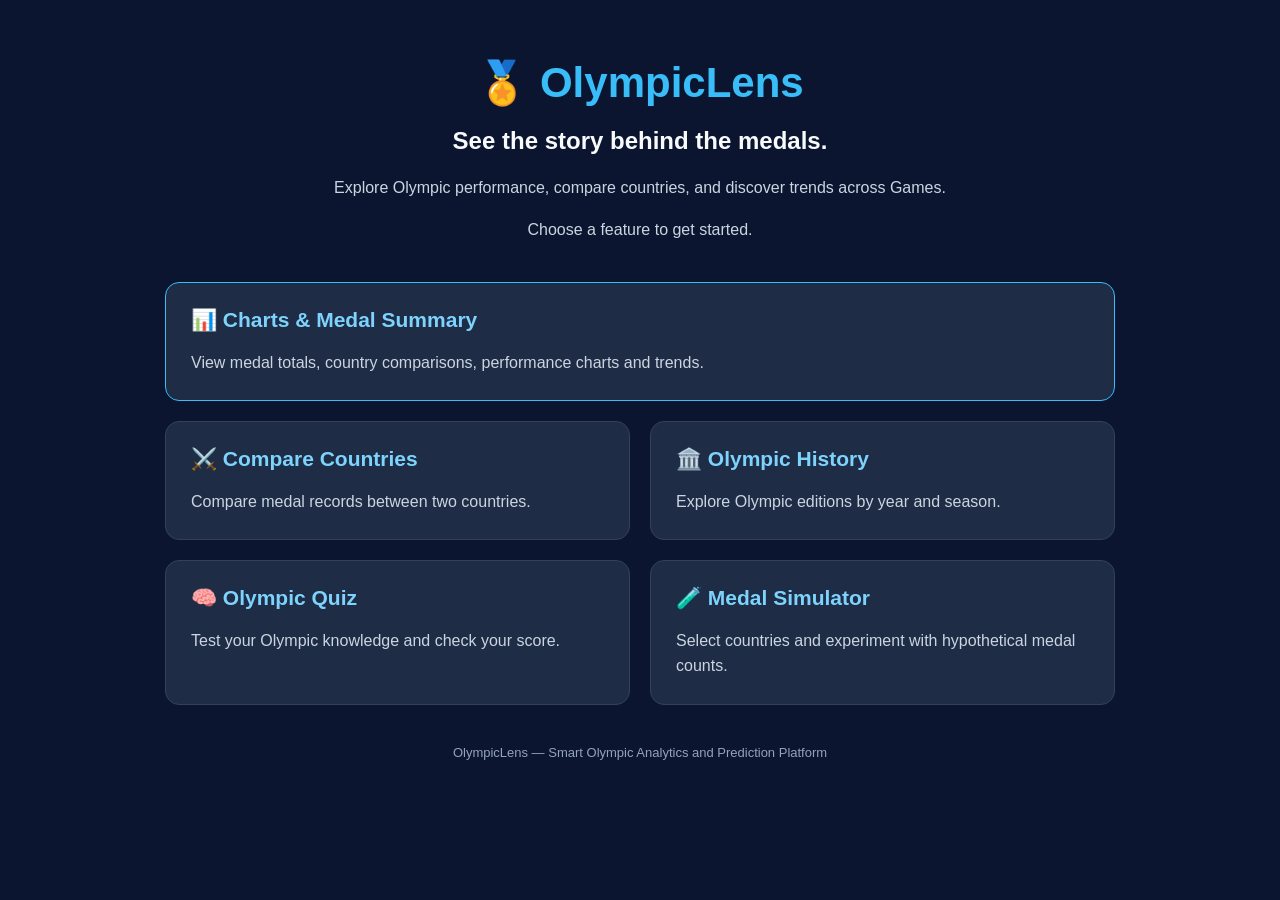
<file: index.html>
<!DOCTYPE html>
<html lang="en">
<head>
  <meta charset="UTF-8">
  <meta name="viewport" content="width=device-width, initial-scale=1.0">
  <title>OlympicLens | Home</title>

  <style>
    * { box-sizing: border-box; }

    body {
      margin: 0;
      padding: 30px 20px;
      font-family: Arial, sans-serif;
      background: #0b1530;
      color: #f8fafc;
    }

    header {
      text-align: center;
      margin: 25px auto 40px;
    }

    header h1 {
      color: #38bdf8;
      font-size: 42px;
      margin-bottom: 12px;
    }

    header p {
      color: #cbd5e1;
      line-height: 1.6;
    }

    .features {
      max-width: 950px;
      margin: auto;
      display: grid;
      grid-template-columns: repeat(2, minmax(0, 1fr));
      gap: 20px;
    }

    .feature {
      display: block;
      background: #1e2c46;
      padding: 25px;
      border-radius: 14px;
      color: #f8fafc;
      text-decoration: none;
      border: 1px solid #334155;
      transition: 0.2s;
    }

    .feature:hover {
      transform: translateY(-4px);
      border-color: #38bdf8;
      background: #263954;
    }

    .feature h2 {
      color: #7dd3fc;
      font-size: 21px;
      margin-top: 0;
    }

    .feature p {
      color: #cbd5e1;
      line-height: 1.6;
      margin-bottom: 0;
    }

    .main-feature {
      grid-column: 1 / -1;
      border-color: #38bdf8;
    }

    footer {
      text-align: center;
      color: #94a3b8;
      margin-top: 40px;
      font-size: 13px;
    }

    @media (max-width: 600px) {
      .features { grid-template-columns: 1fr; }
      .main-feature { grid-column: auto; }
      header h1 { font-size: 32px; }
    }
  </style>
</head>

<body>
  <header>
    <h1>🏅 OlympicLens</h1>
    <h2>See the story behind the medals.</h2>
    <p>Explore Olympic performance, compare countries, and discover trends across Games.</p>
    <p>Choose a feature to get started.</p>
  </header>

  <main class="features">

    <a class="feature main-feature" href="dashboard.html">
      <h2>📊 Charts & Medal Summary</h2>
      <p>View medal totals, country comparisons, performance charts and trends.</p>
    </a>

    <a class="feature" href="compare.html">
      <h2>⚔️ Compare Countries</h2>
      <p>Compare medal records between two countries.</p>
    </a>

    <a class="feature" href="timeline.html">
      <h2>🏛️ Olympic History</h2>
      <p>Explore Olympic editions by year and season.</p>
    </a>

    <a class="feature" href="quiz.html">
      <h2>🧠 Olympic Quiz</h2>
      <p>Test your Olympic knowledge and check your score.</p>
    </a>

    <a class="feature" href="simulator.html">
      <h2>🧪 Medal Simulator</h2>
      <p>Select countries and experiment with hypothetical medal counts.</p>
    </a>

  </main>

  <footer>
    OlympicLens — Smart Olympic Analytics and Prediction Platform
  </footer>
</body>
</html>
</file>
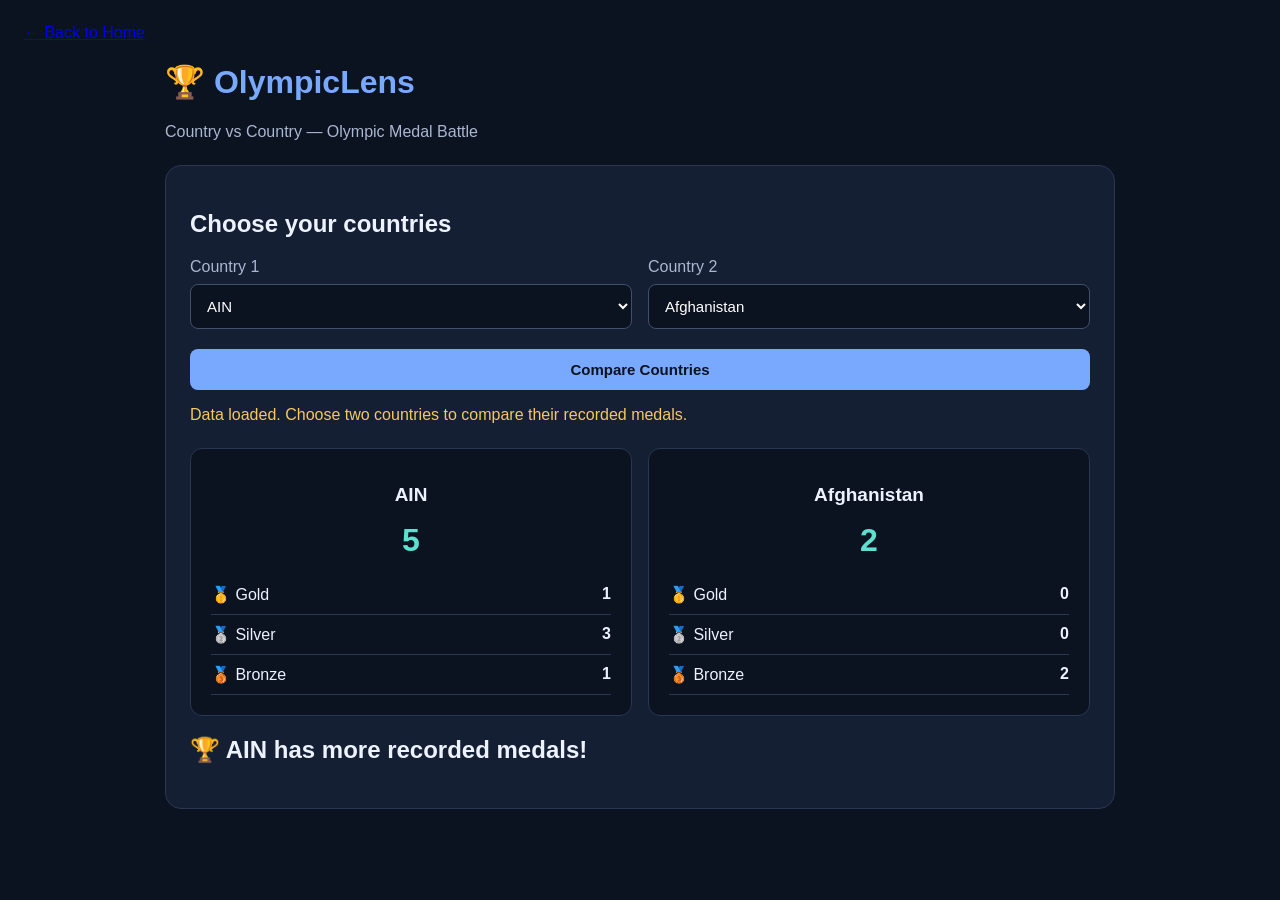
<file: compare.html>
<!DOCTYPE html>
<html lang="en">
<head>
  <meta charset="UTF-8">
  <meta name="viewport" content="width=device-width, initial-scale=1.0">
  <title>OlympicLens | Country Battle</title>
  <a href="index.html">← Back to Home</a>
  <style>
    * { box-sizing: border-box; }

    body {
      margin: 0;
      padding: 24px;
      font-family: Arial, sans-serif;
      background: #0b1220;
      color: #edf2ff;
    }

    .container {
      max-width: 950px;
      margin: auto;
    }

    h1 { color: #78a9ff; }

    .subtitle { color: #aab7d0; }

    .panel {
      background: #151f33;
      padding: 24px;
      border-radius: 16px;
      margin-top: 24px;
      border: 1px solid #293751;
    }

    .selectors {
      display: grid;
      grid-template-columns: 1fr 1fr;
      gap: 16px;
    }

    label {
      display: block;
      margin-bottom: 8px;
      color: #aab7d0;
    }

    select, button {
      width: 100%;
      padding: 12px;
      border-radius: 8px;
      border: 1px solid #40506c;
      font-size: 15px;
    }

    select {
      background: #0b1220;
      color: white;
    }

    button {
      margin-top: 20px;
      background: #78a9ff;
      color: #0b1220;
      font-weight: bold;
      cursor: pointer;
      border: none;
    }

    .results {
      display: grid;
      grid-template-columns: 1fr 1fr;
      gap: 16px;
      margin-top: 24px;
    }

    .country-card {
      background: #0b1220;
      border-radius: 12px;
      padding: 20px;
      text-align: center;
      border: 1px solid #293751;
      min-width: 0;
    }

    .country-card h2 {
      font-size: 19px;
      overflow-wrap: anywhere;
    }

    .medal {
      display: flex;
      justify-content: space-between;
      gap: 10px;
      padding: 10px 0;
      border-bottom: 1px solid #293751;
    }

    .total {
      font-size: 32px;
      font-weight: bold;
      color: #5ce1d0;
      margin: 16px 0;
    }

    .winner {
      color: #5ce1d0;
      font-weight: bold;
    }

    #message {
      color: #f6c85f;
      margin-top: 16px;
    }

    @media (max-width: 600px) {
      body { padding: 14px; }
      .selectors, .results { grid-template-columns: 1fr; }
    }
  </style>
</head>

<body>
  <main class="container">
    <h1>🏆 OlympicLens</h1>
    <p class="subtitle">Country vs Country — Olympic Medal Battle</p>

    <section class="panel">
      <h2>Choose your countries</h2>

      <div class="selectors">
        <div>
          <label for="countryA">Country 1</label>
          <select id="countryA"></select>
        </div>

        <div>
          <label for="countryB">Country 2</label>
          <select id="countryB"></select>
        </div>
      </div>

      <button id="compareBtn">Compare Countries</button>
      <p id="message">Loading Olympic data...</p>

      <div class="results">
        <div class="country-card">
          <h2 id="nameA">Country 1</h2>
          <div class="total" id="totalA">—</div>
          <div class="medal"><span>🥇 Gold</span><strong id="goldA">—</strong></div>
          <div class="medal"><span>🥈 Silver</span><strong id="silverA">—</strong></div>
          <div class="medal"><span>🥉 Bronze</span><strong id="bronzeA">—</strong></div>
        </div>

        <div class="country-card">
          <h2 id="nameB">Country 2</h2>
          <div class="total" id="totalB">—</div>
          <div class="medal"><span>🥇 Gold</span><strong id="goldB">—</strong></div>
          <div class="medal"><span>🥈 Silver</span><strong id="silverB">—</strong></div>
          <div class="medal"><span>🥉 Bronze</span><strong id="bronzeB">—</strong></div>
        </div>
      </div>

      <h2 id="winner" aria-live="polite"></h2>
    </section>
  </main>

  <script>
    let medalRecords = [];

    // Read CSV fields, including quoted values containing commas.
    function parseCSV(text) {
      const rows = [];
      let row = [];
      let field = "";
      let quoted = false;

      for (let i = 0; i < text.length; i++) {
        const ch = text[i];
        const next = text[i + 1];

        if (ch === '"' && quoted && next === '"') {
          field += '"';
          i++;
        } else if (ch === '"') {
          quoted = !quoted;
        } else if (ch === "," && !quoted) {
          row.push(field);
          field = "";
        } else if ((ch === "\n" || ch === "\r") && !quoted) {
          if (ch === "\r" && next === "\n") i++;
          row.push(field);
          if (row.some(v => v.trim() !== "")) rows.push(row);
          row = [];
          field = "";
        } else {
          field += ch;
        }
      }

      if (field.length || row.length) {
        row.push(field);
        rows.push(row);
      }

      const headers = (rows.shift() || []).map(
        h => h.trim().replace(/^\uFEFF/, "")
      );

      return rows.map(values =>
        Object.fromEntries(
          headers.map((h, i) => [h, (values[i] || "").trim()])
        )
      );
    }

    function medalKey(record) {
      return [
        record.year,
        record.season,
        record.country,
        record.medal.toLowerCase(),
        record.sport,
        record.event_name
      ].join("|");
    }

    function calculateMedals(country) {
      const totals = { gold: 0, silver: 0, bronze: 0 };
      const seen = new Set();

      medalRecords
        .filter(r => r.country === country)
        .forEach(r => {
          const medal = r.medal.toLowerCase();
          if (!Object.hasOwn(totals, medal)) return;

          // Reduce duplicate athlete rows for the same event medal.
          const key = medalKey(r);
          if (seen.has(key)) return;
          seen.add(key);
          totals[medal]++;
        });

      totals.total = totals.gold + totals.silver + totals.bronze;
      return totals;
    }

    function showCountry(country, suffix) {
      const totals = calculateMedals(country);

      document.getElementById("name" + suffix).textContent = country;
      document.getElementById("total" + suffix).textContent =
        totals.total.toLocaleString();

      ["gold", "silver", "bronze"].forEach(medal => {
        document.getElementById(medal + suffix).textContent =
          totals[medal].toLocaleString();
      });

      return totals;
    }

    function compareCountries() {
      const a = document.getElementById("countryA").value;
      const b = document.getElementById("countryB").value;

      const totalsA = showCountry(a, "A");
      const totalsB = showCountry(b, "B");
      const winner = document.getElementById("winner");

      if (a === b) {
        winner.textContent = "Choose two different countries to compare.";
      } else if (totalsA.total > totalsB.total) {
        winner.textContent = "🏆 " + a + " has more recorded medals!";
      } else if (totalsB.total > totalsA.total) {
        winner.textContent = "🏆 " + b + " has more recorded medals!";
      } else {
        winner.textContent = "It's a tie in total recorded medals!";
      }
    }

    async function init() {
      const message = document.getElementById("message");

      try {
        const response = await fetch("data/all_olympic_medalists.csv");
        if (!response.ok) throw new Error("Could not load the CSV file.");

        medalRecords = parseCSV(await response.text()).filter(r =>
          r.country && r.year && r.season && r.medal &&
          ["gold", "silver", "bronze"].includes(r.medal.toLowerCase())
        );

        const countries = [
          ...new Set(medalRecords.map(r => r.country))
        ].sort();

        if (countries.length < 2) {
          throw new Error("The CSV does not contain enough countries.");
        }

        ["countryA", "countryB"].forEach((id, index) => {
          const select = document.getElementById(id);

          countries.forEach(country => {
            const option = document.createElement("option");
            option.value = country;
            option.textContent = country;
            select.appendChild(option);
          });

          select.value = countries[
            index === 0 ? 0 : Math.min(1, countries.length - 1)
          ];
        });

        message.textContent =
          "Data loaded. Choose two countries to compare their recorded medals.";

        document.getElementById("compareBtn")
          .addEventListener("click", compareCountries);

        compareCountries();
      } catch (error) {
        message.textContent =
          error.message + " Check the CSV filename and run with Live Server.";
      }
    }

    init();
  </script>
</body>
</html>
</file>
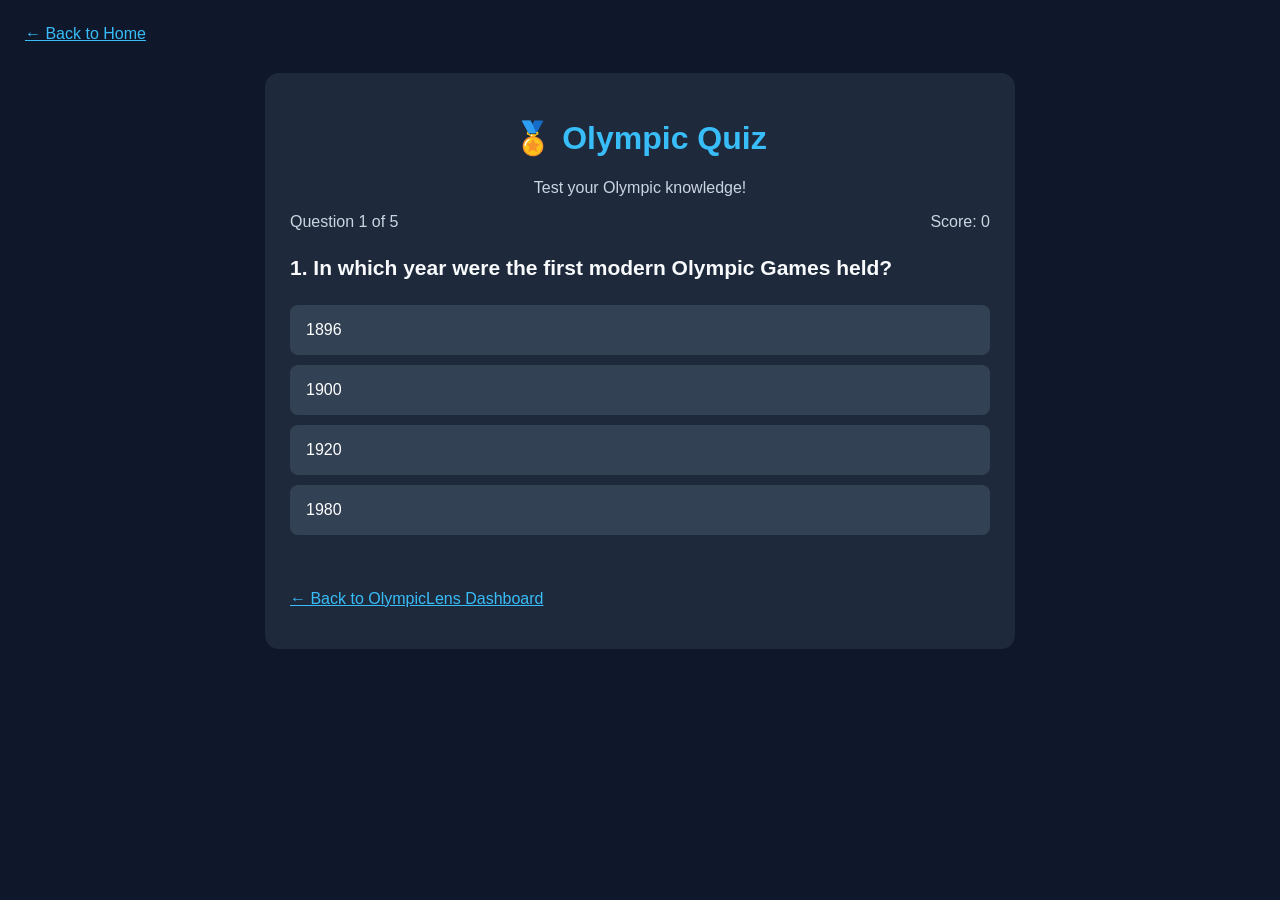
<file: quiz.html>
<!DOCTYPE html>
<html lang="en">
<head>
  <meta charset="UTF-8">
  <meta name="viewport" content="width=device-width, initial-scale=1.0">
  <title>OlympicLens | Olympic Quiz</title>
  <a href="index.html">← Back to Home</a>
  <style>
    body {
      margin: 0;
      padding: 25px;
      font-family: Arial, sans-serif;
      background: #0f172a;
      color: #f8fafc;
    }

    .container {
      max-width: 700px;
      margin: 30px auto;
      padding: 25px;
      background: #1e293b;
      border-radius: 14px;
    }

    h1 {
      text-align: center;
      color: #38bdf8;
    }

    .subtitle {
      text-align: center;
      color: #cbd5e1;
    }

    #question {
      font-size: 21px;
      margin: 25px 0;
    }

    .option {
      display: block;
      width: 100%;
      padding: 14px;
      margin: 10px 0;
      text-align: left;
      background: #334155;
      color: white;
      border: 2px solid transparent;
      border-radius: 8px;
      cursor: pointer;
      font-size: 16px;
    }

    .option:hover:not(:disabled) {
      border-color: #38bdf8;
    }

    .option:disabled {
      cursor: default;
      opacity: 0.9;
    }

    .correct {
      background: #166534;
    }

    .wrong {
      background: #991b1b;
    }

    .main-button {
      padding: 12px 20px;
      border: none;
      border-radius: 8px;
      background: #38bdf8;
      color: #0f172a;
      font-weight: bold;
      cursor: pointer;
      margin-top: 15px;
    }

    #feedback {
      min-height: 24px;
      margin-top: 15px;
      font-weight: bold;
    }

    .top {
      display: flex;
      justify-content: space-between;
      gap: 10px;
      flex-wrap: wrap;
      color: #cbd5e1;
    }

    a {
      color: #38bdf8;
    }

    .hidden {
      display: none;
    }
  </style>
</head>

<body>
  <div class="container">
    <h1>🏅 Olympic Quiz</h1>
    <p class="subtitle">Test your Olympic knowledge!</p>

    <div class="top">
      <span id="progress">Question 1 of 5</span>
      <span id="score">Score: 0</span>
    </div>

    <div id="quiz">
      <h2 id="question"></h2>
      <div id="options"></div>
      <p id="feedback" aria-live="polite"></p>
      <button id="nextButton" class="main-button hidden">Next Question</button>
    </div>

    <div id="result" class="hidden">
      <h2>Quiz Completed! 🎉</h2>
      <p id="finalScore"></p>
      <button id="restartButton" class="main-button">Play Again</button>
    </div>

    <p><a href="index.html">← Back to OlympicLens Dashboard</a></p>
  </div>

  <script>
    const questions = [
      {
        question: "1. In which year were the first modern Olympic Games held?",
        options: ["1896", "1900", "1920", "1980"],
        answer: 0
      },
      {
        question: "2. Which city hosted the 2024 Summer Olympics?",
        options: ["Tokyo", "Paris", "London", "Sydney"],
        answer: 1
      },
      {
        question: "3. How often are the Summer Olympics normally held?",
        options: ["Every 2 years", "Every 3 years", "Every 4 years", "Every 5 years"],
        answer: 2
      },
      {
        question: "4. What do the five Olympic rings represent?",
        options: [
          "Five sports",
          "Five continents traditionally represented by the Olympic symbol",
          "Five Olympic medals",
          "Five host cities"
        ],
        answer: 1
      },
      {
        question: "5. Which medal is awarded for first place?",
        options: ["Silver", "Bronze", "Copper", "Gold"],
        answer: 3
      }
    ];

    let currentQuestion = 0;
    let score = 0;
    let answered = false;

    const questionEl = document.getElementById("question");
    const optionsEl = document.getElementById("options");
    const feedbackEl = document.getElementById("feedback");
    const nextButton = document.getElementById("nextButton");

    function showQuestion() {
      answered = false;
      const q = questions[currentQuestion];

      document.getElementById("progress").textContent =
        `Question ${currentQuestion + 1} of ${questions.length}`;

      document.getElementById("score").textContent = `Score: ${score}`;
      questionEl.textContent = q.question;
      optionsEl.innerHTML = "";
      feedbackEl.textContent = "";
      nextButton.classList.add("hidden");

      q.options.forEach((option, index) => {
        const button = document.createElement("button");
        button.className = "option";
        button.textContent = option;
        button.addEventListener("click", () => selectAnswer(index, button));
        optionsEl.appendChild(button);
      });
    }

    function selectAnswer(index, selectedButton) {
      if (answered) return;
      answered = true;

      const correctIndex = questions[currentQuestion].answer;
      const buttons = optionsEl.querySelectorAll("button");

      buttons.forEach(button => button.disabled = true);
      buttons[correctIndex].classList.add("correct");

      if (index === correctIndex) {
        score++;
        feedbackEl.textContent = "Correct! 🎉";
      } else {
        selectedButton.classList.add("wrong");
        feedbackEl.textContent =
          "Not quite! The correct answer is " +
          questions[currentQuestion].options[correctIndex] + ".";
      }

      document.getElementById("score").textContent = `Score: ${score}`;
      nextButton.textContent =
        currentQuestion === questions.length - 1
          ? "See My Result"
          : "Next Question";

      nextButton.classList.remove("hidden");
    }

    nextButton.addEventListener("click", () => {
      currentQuestion++;

      if (currentQuestion < questions.length) {
        showQuestion();
      } else {
        document.getElementById("quiz").classList.add("hidden");
        document.getElementById("result").classList.remove("hidden");
        document.getElementById("finalScore").textContent =
          `You scored ${score} out of ${questions.length}!`;
      }
    });

    document.getElementById("restartButton").addEventListener("click", () => {
      currentQuestion = 0;
      score = 0;
      document.getElementById("quiz").classList.remove("hidden");
      document.getElementById("result").classList.add("hidden");
      showQuestion();
    });

    showQuestion();
  </script>
</body>
</html>
</file>
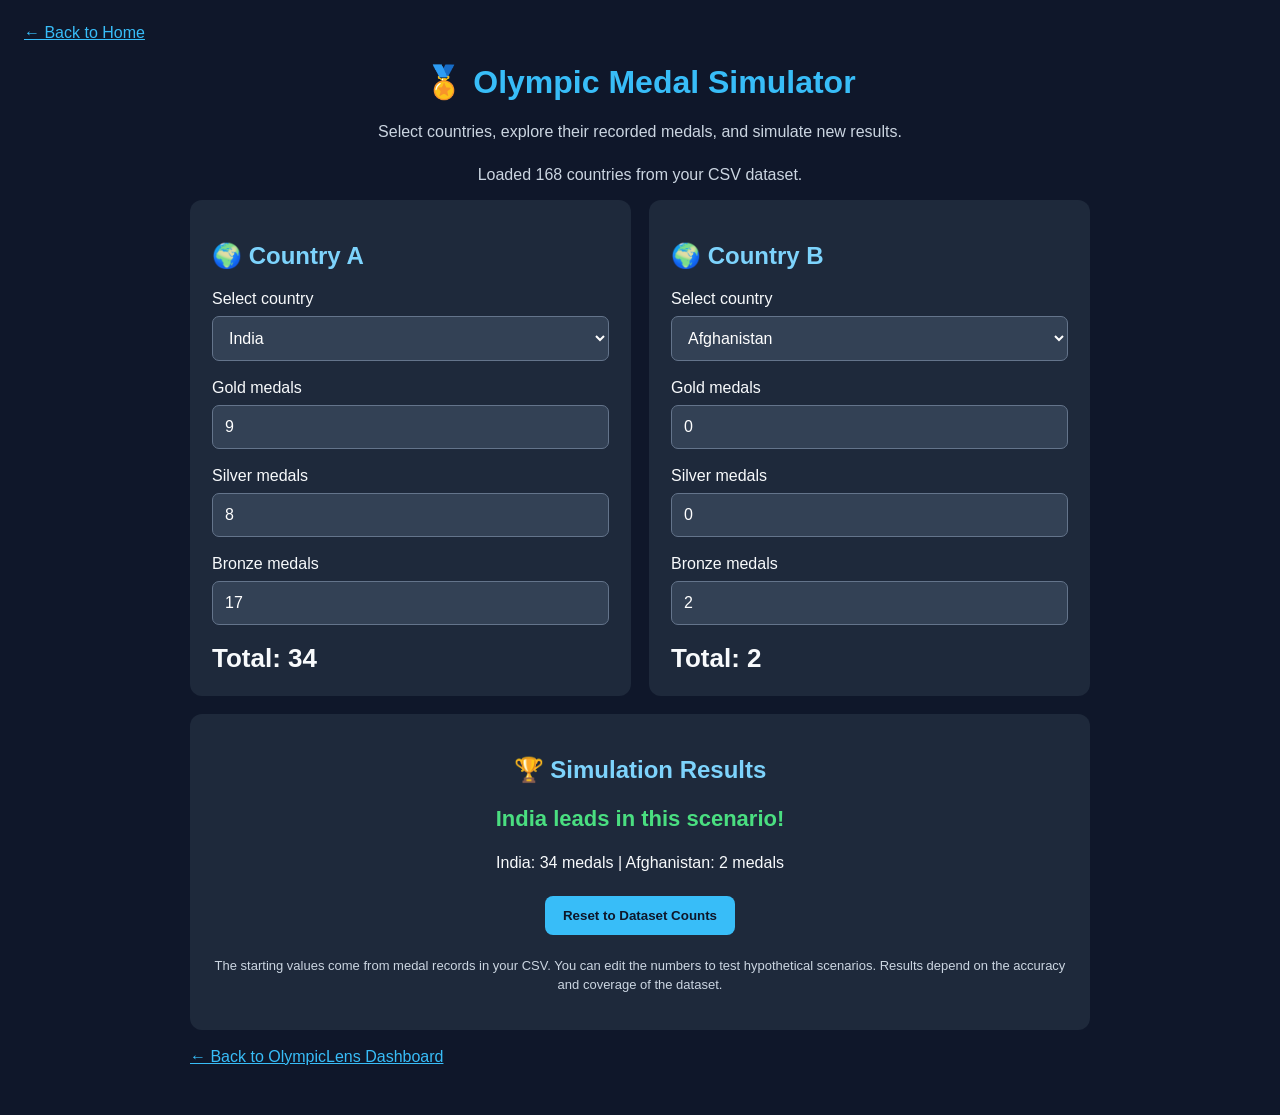
<file: simulator.html>
<!DOCTYPE html>
<html lang="en">
<head>
  <meta charset="UTF-8">
  <meta name="viewport" content="width=device-width, initial-scale=1.0">
  <title>OlympicLens | Medal Simulator</title>
  <a href="index.html">← Back to Home</a>
  <style>
    * { box-sizing: border-box; }

    body {
      margin: 0;
      padding: 24px;
      font-family: Arial, sans-serif;
      background: #0f172a;
      color: #f8fafc;
    }

    h1 {
      text-align: center;
      color: #38bdf8;
    }

    .intro {
      text-align: center;
      color: #cbd5e1;
    }

    .container {
      max-width: 900px;
      margin: 25px auto;
    }

    .countries {
      display: grid;
      grid-template-columns: repeat(2, minmax(0, 1fr));
      gap: 18px;
    }

    .panel, .results {
      padding: 22px;
      background: #1e293b;
      border-radius: 12px;
      margin-bottom: 18px;
      min-width: 0;
    }

    h2 { color: #7dd3fc; }

    label {
      display: block;
      margin: 18px 0 8px;
    }

    input, select {
      width: 100%;
      padding: 12px;
      background: #334155;
      border: 1px solid #64748b;
      border-radius: 7px;
      color: white;
      font-size: 16px;
    }

    .total {
      font-size: 26px;
      font-weight: bold;
      margin-top: 18px;
    }

    .results { text-align: center; }

    .winner {
      color: #4ade80;
      font-size: 22px;
      font-weight: bold;
    }

    button {
      padding: 12px 18px;
      border: none;
      border-radius: 8px;
      background: #38bdf8;
      color: #0f172a;
      font-weight: bold;
      cursor: pointer;
      margin: 8px 4px;
    }

    a { color: #38bdf8; }

    .note {
      color: #cbd5e1;
      font-size: 13px;
      line-height: 1.5;
    }

    @media (max-width: 600px) {
      .countries { grid-template-columns: 1fr; }
    }
  </style>
</head>

<body>
  <h1>🏅 Olympic Medal Simulator</h1>
  <p class="intro">
    Select countries, explore their recorded medals, and simulate new results.
  </p>

  <main class="container">
    <p id="status" class="intro">Loading countries from your dataset...</p>

    <div class="countries">
      <section class="panel">
        <h2>🌍 Country A</h2>

        <label for="countryA">Select country</label>
        <select id="countryA" disabled>
          <option>Loading countries...</option>
        </select>

        <label for="goldA">Gold medals</label>
        <input id="goldA" type="number" min="0" step="1" value="0" disabled>

        <label for="silverA">Silver medals</label>
        <input id="silverA" type="number" min="0" step="1" value="0" disabled>

        <label for="bronzeA">Bronze medals</label>
        <input id="bronzeA" type="number" min="0" step="1" value="0" disabled>

        <div class="total">Total: <span id="totalA">0</span></div>
      </section>

      <section class="panel">
        <h2>🌍 Country B</h2>

        <label for="countryB">Select country</label>
        <select id="countryB" disabled>
          <option>Loading countries...</option>
        </select>

        <label for="goldB">Gold medals</label>
        <input id="goldB" type="number" min="0" step="1" value="0" disabled>

        <label for="silverB">Silver medals</label>
        <input id="silverB" type="number" min="0" step="1" value="0" disabled>

        <label for="bronzeB">Bronze medals</label>
        <input id="bronzeB" type="number" min="0" step="1" value="0" disabled>

        <div class="total">Total: <span id="totalB">0</span></div>
      </section>
    </div>

    <section class="results">
      <h2>🏆 Simulation Results</h2>
      <p id="winner" class="winner" aria-live="polite">
        Select two countries to begin.
      </p>
      <p id="summary"></p>

      <button id="resetButton" disabled>Reset to Dataset Counts</button>

      <p class="note">
        The starting values come from medal records in your CSV.
        You can edit the numbers to test hypothetical scenarios.
        Results depend on the accuracy and coverage of the dataset.
      </p>
    </section>

    <p><a href="index.html">← Back to OlympicLens Dashboard</a></p>
  </main>

  <script>
    const $ = id => document.getElementById(id);

    let medalData = {};
    let countries = [];

    function parseCSV(text) {
      const rows = [];
      let row = [];
      let value = "";
      let quoted = false;

      for (let i = 0; i < text.length; i++) {
        const ch = text[i];

        if (ch === '"' && quoted && text[i + 1] === '"') {
          value += '"';
          i++;
        } else if (ch === '"') {
          quoted = !quoted;
        } else if (ch === "," && !quoted) {
          row.push(value.trim());
          value = "";
        } else if ((ch === "\n" || ch === "\r") && !quoted) {
          if (ch === "\r" && text[i + 1] === "\n") i++;
          row.push(value.trim());

          if (row.some(cell => cell !== "")) rows.push(row);

          row = [];
          value = "";
        } else {
          value += ch;
        }
      }

      if (value.length || row.length) {
        row.push(value.trim());
        if (row.some(cell => cell !== "")) rows.push(row);
      }

      return rows;
    }

    function addCountryOptions() {
      for (const id of ["countryA", "countryB"]) {
        const select = $(id);
        select.innerHTML = "";

        countries.forEach(country => {
          const option = document.createElement("option");
          option.value = country;
          option.textContent = country;
          select.appendChild(option);
        });
      }

      if (countries.length > 1) {
        $("countryA").value = countries.includes("India")
          ? "India" : countries[0];

        $("countryB").value = countries.includes("USA")
          ? "USA" : countries.find(c => c !== $("countryA").value);
      }

      for (const id of [
        "countryA", "countryB",
        "goldA", "silverA", "bronzeA",
        "goldB", "silverB", "bronzeB"
      ]) {
        $(id).disabled = false;
      }

      $("resetButton").disabled = false;
    }

    function loadCountryCounts(country, suffix) {
      const data = medalData[country] || {
        gold: 0, silver: 0, bronze: 0
      };

      $("gold" + suffix).value = data.gold;
      $("silver" + suffix).value = data.silver;
      $("bronze" + suffix).value = data.bronze;

      simulate();
    }

    function getCount(id) {
      const input = $(id);
      const value = input.valueAsNumber;

      if (input.value.trim() === "" || !Number.isFinite(value)) {
        return 0;
      }

      return Math.max(0, Math.min(1000000, Math.floor(value)));
    }

    function simulate() {
      const nameA = $("countryA").value || "Country A";
      const nameB = $("countryB").value || "Country B";

      const a = getCount("goldA") +
                getCount("silverA") +
                getCount("bronzeA");

      const b = getCount("goldB") +
                getCount("silverB") +
                getCount("bronzeB");

      $("totalA").textContent = a.toLocaleString();
      $("totalB").textContent = b.toLocaleString();

      if (nameA === nameB) {
        $("winner").textContent = "Choose two different countries.";
      } else if (a > b) {
        $("winner").textContent = nameA + " leads in this scenario!";
      } else if (b > a) {
        $("winner").textContent = nameB + " leads in this scenario!";
      } else {
        $("winner").textContent = "It's a tie in total medals!";
      }

      $("summary").textContent =
        `${nameA}: ${a.toLocaleString()} medals | ` +
        `${nameB}: ${b.toLocaleString()} medals`;
    }

    function resetCounts() {
      loadCountryCounts($("countryA").value, "A");
      loadCountryCounts($("countryB").value, "B");
    }

    async function init() {
      try {
        const response = await fetch("data/all_olympic_medalists.csv");

        if (!response.ok) {
          throw new Error(
            "CSV not found. Check that data/all_olympic_medalists.csv exists."
          );
        }

        const text = await response.text();
        const rows = parseCSV(text);

        if (rows.length < 2) {
          throw new Error("The CSV file is empty or has no data rows.");
        }

        const headers = rows[0].map(h =>
          h.replace(/^\uFEFF/, "").trim().toLowerCase()
        );

        const countryIndex = headers.indexOf("country");
        const medalIndex = headers.indexOf("medal");

        if (countryIndex < 0 || medalIndex < 0) {
          throw new Error("CSV needs columns named country and medal.");
        }

        // Count medal records by country and medal type.
        // Duplicate rows are excluded using all available event identifiers.
        const seen = new Set();

        for (const row of rows.slice(1)) {
          const country = (row[countryIndex] || "").trim();
          const medal = (row[medalIndex] || "").trim().toLowerCase();

          if (!country || !["gold", "silver", "bronze"].includes(medal)) {
            continue;
          }

          const get = name => {
            const index = headers.indexOf(name);
            return index < 0 ? "" : (row[index] || "").trim();
          };

          const keyParts = [
            get("year"),
            get("season"),
            country,
            medal,
            get("sport"),
            get("event_name")
          ];

          const key = keyParts.join("|");

          if (seen.has(key)) continue;
          seen.add(key);

          if (!medalData[country]) {
            medalData[country] = { gold: 0, silver: 0, bronze: 0 };
          }

          medalData[country][medal]++;
        }

        countries = Object.keys(medalData).sort((a, b) =>
          a.localeCompare(b)
        );

        if (countries.length < 2) {
          throw new Error("The dataset needs at least two countries with medal records.");
        }

        addCountryOptions();

        $("countryA").addEventListener("change", () =>
          loadCountryCounts($("countryA").value, "A")
        );

        $("countryB").addEventListener("change", () =>
          loadCountryCounts($("countryB").value, "B")
        );

        for (const id of [
          "goldA", "silverA", "bronzeA",
          "goldB", "silverB", "bronzeB"
        ]) {
          $(id).addEventListener("input", simulate);
        }

        $("resetButton").addEventListener("click", resetCounts);

        $("status").textContent =
          `Loaded ${countries.length} countries from your CSV dataset.`;

        resetCounts();

      } catch (error) {
        $("status").textContent = error.message;
      }
    }

    init();
  </script>
</body>
</html>
</file>
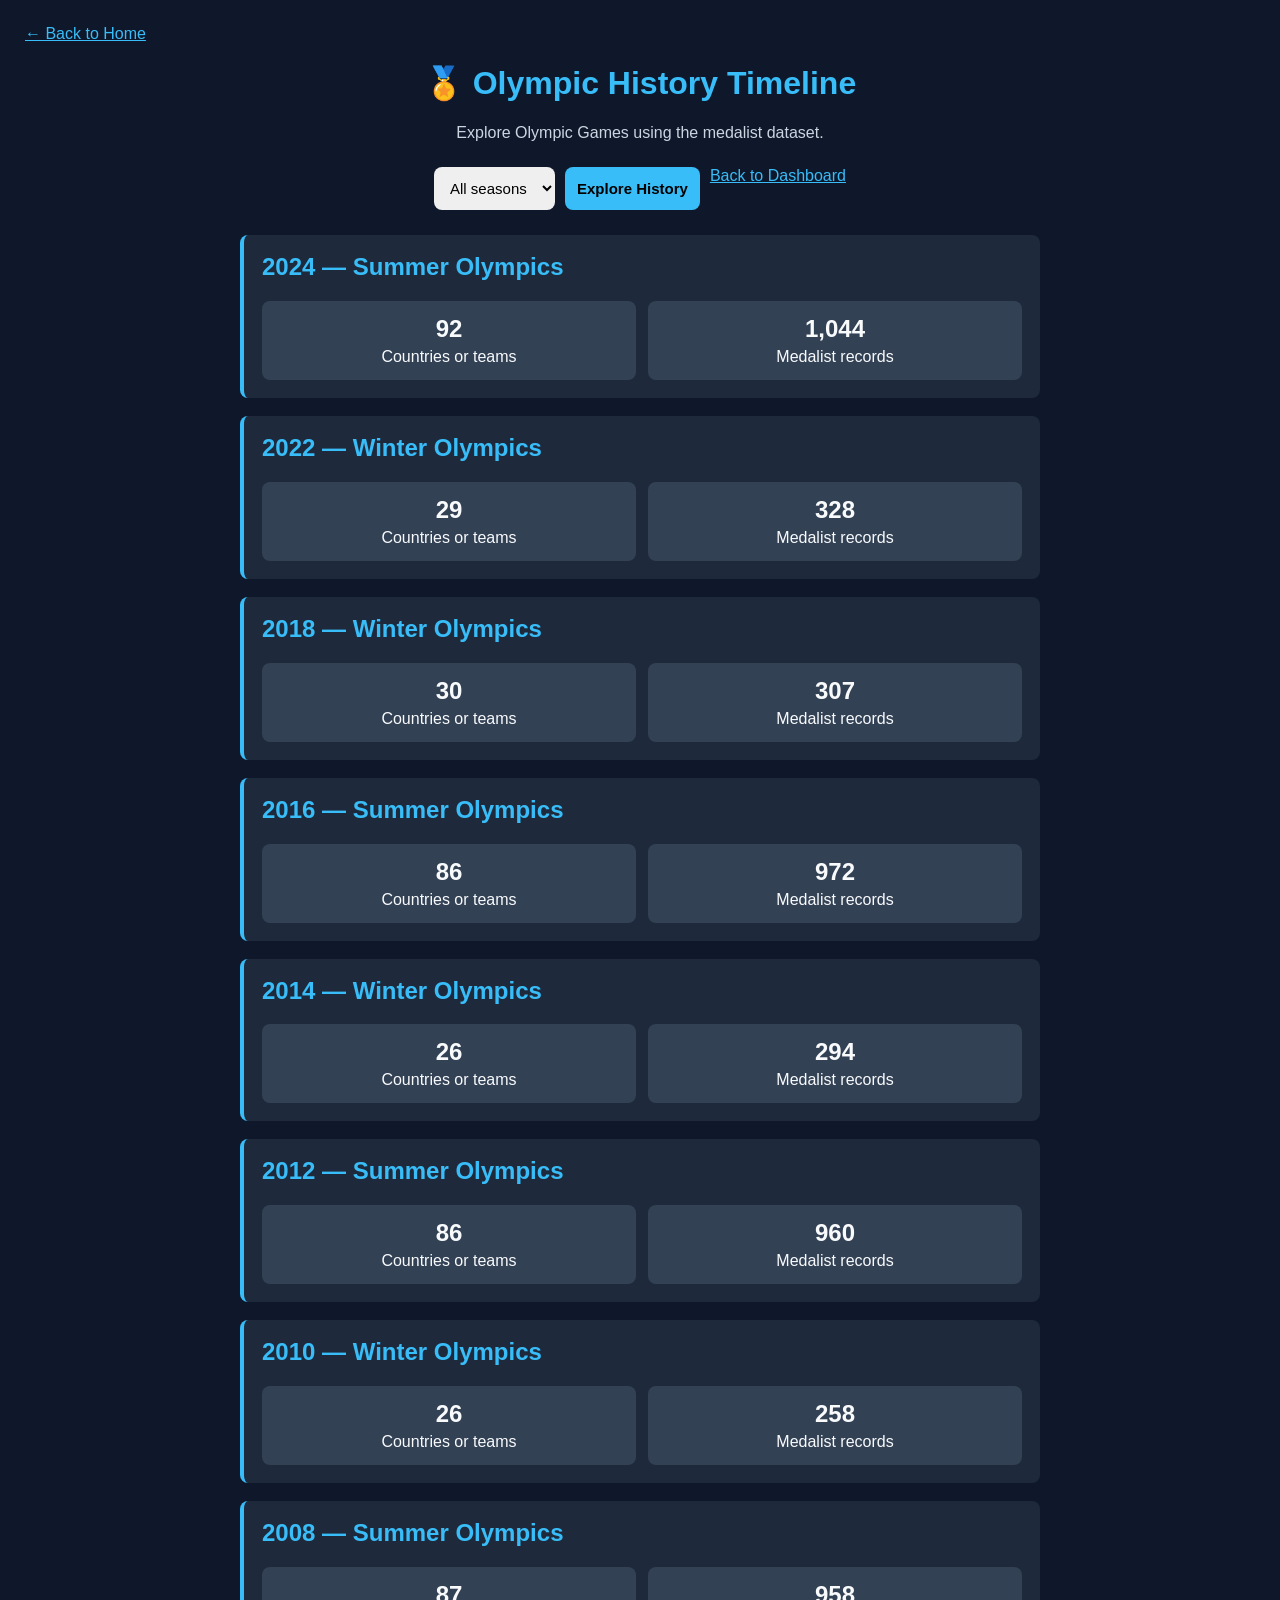
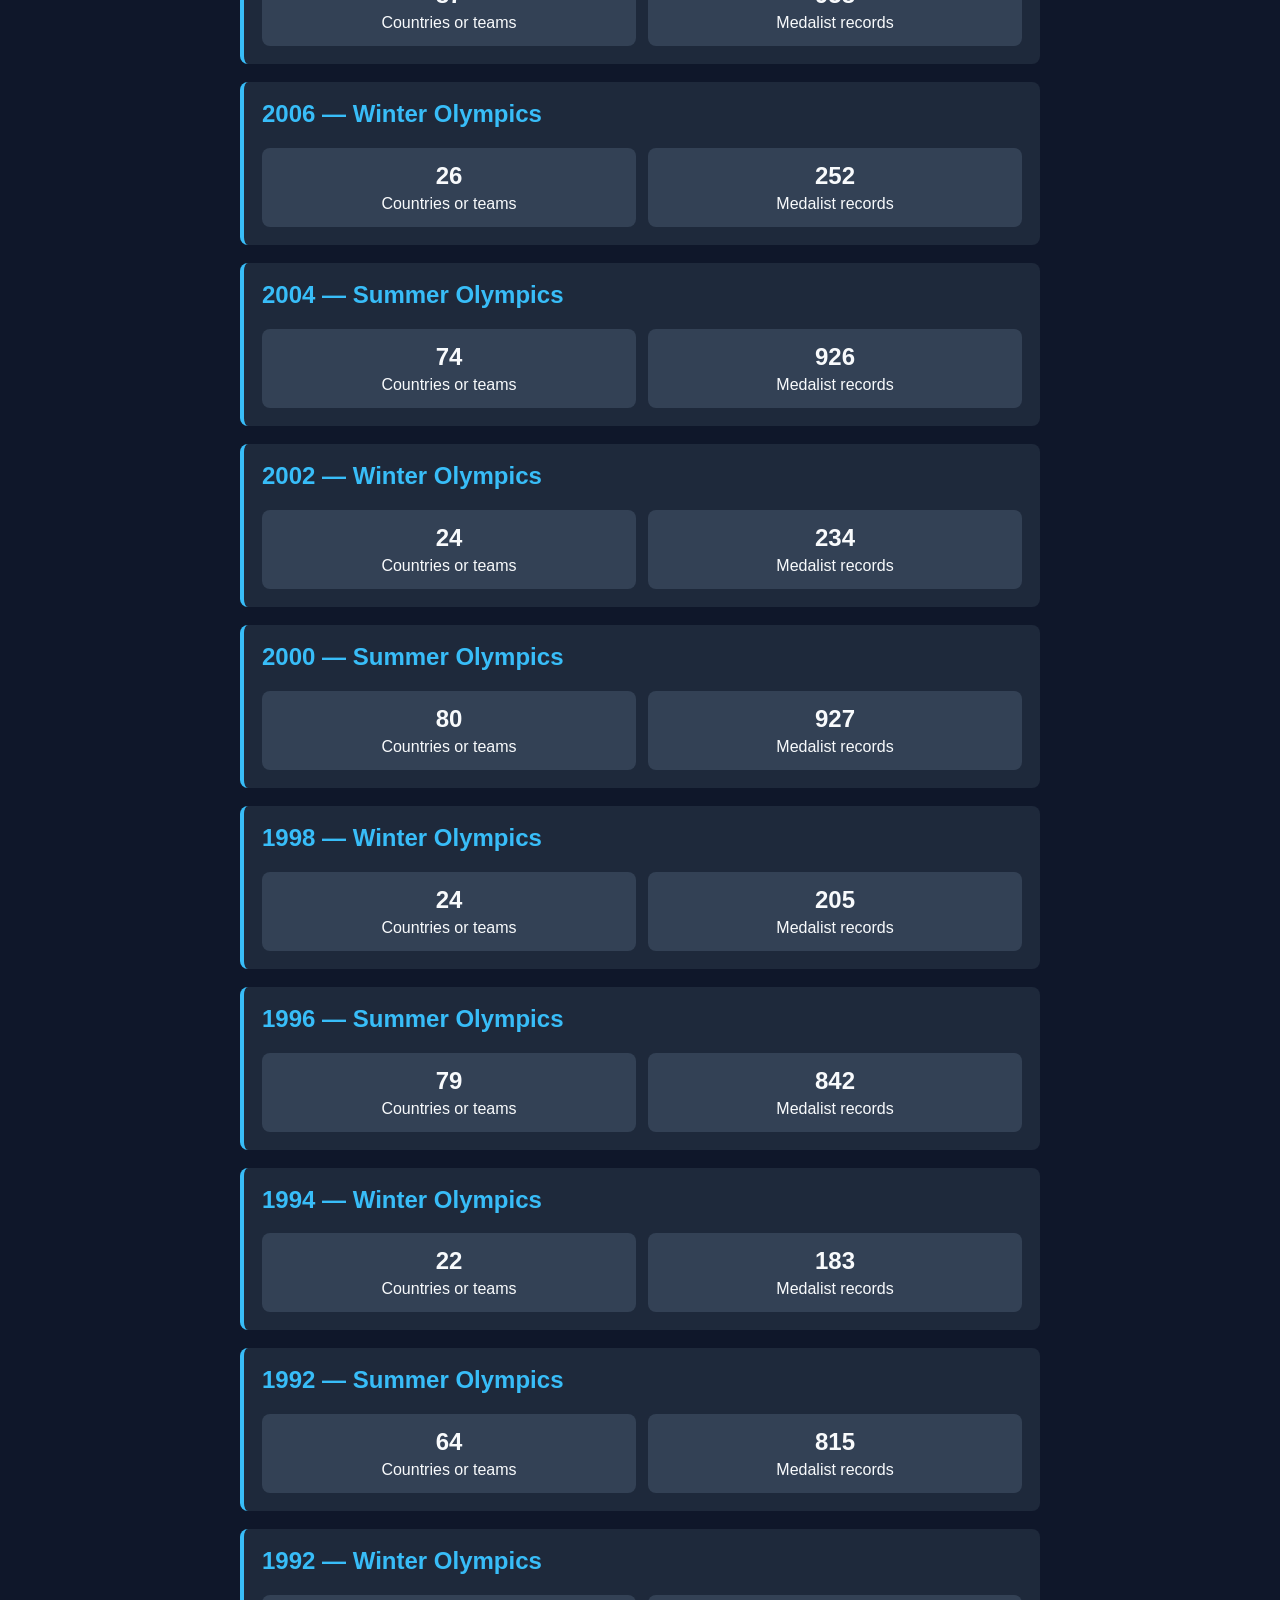
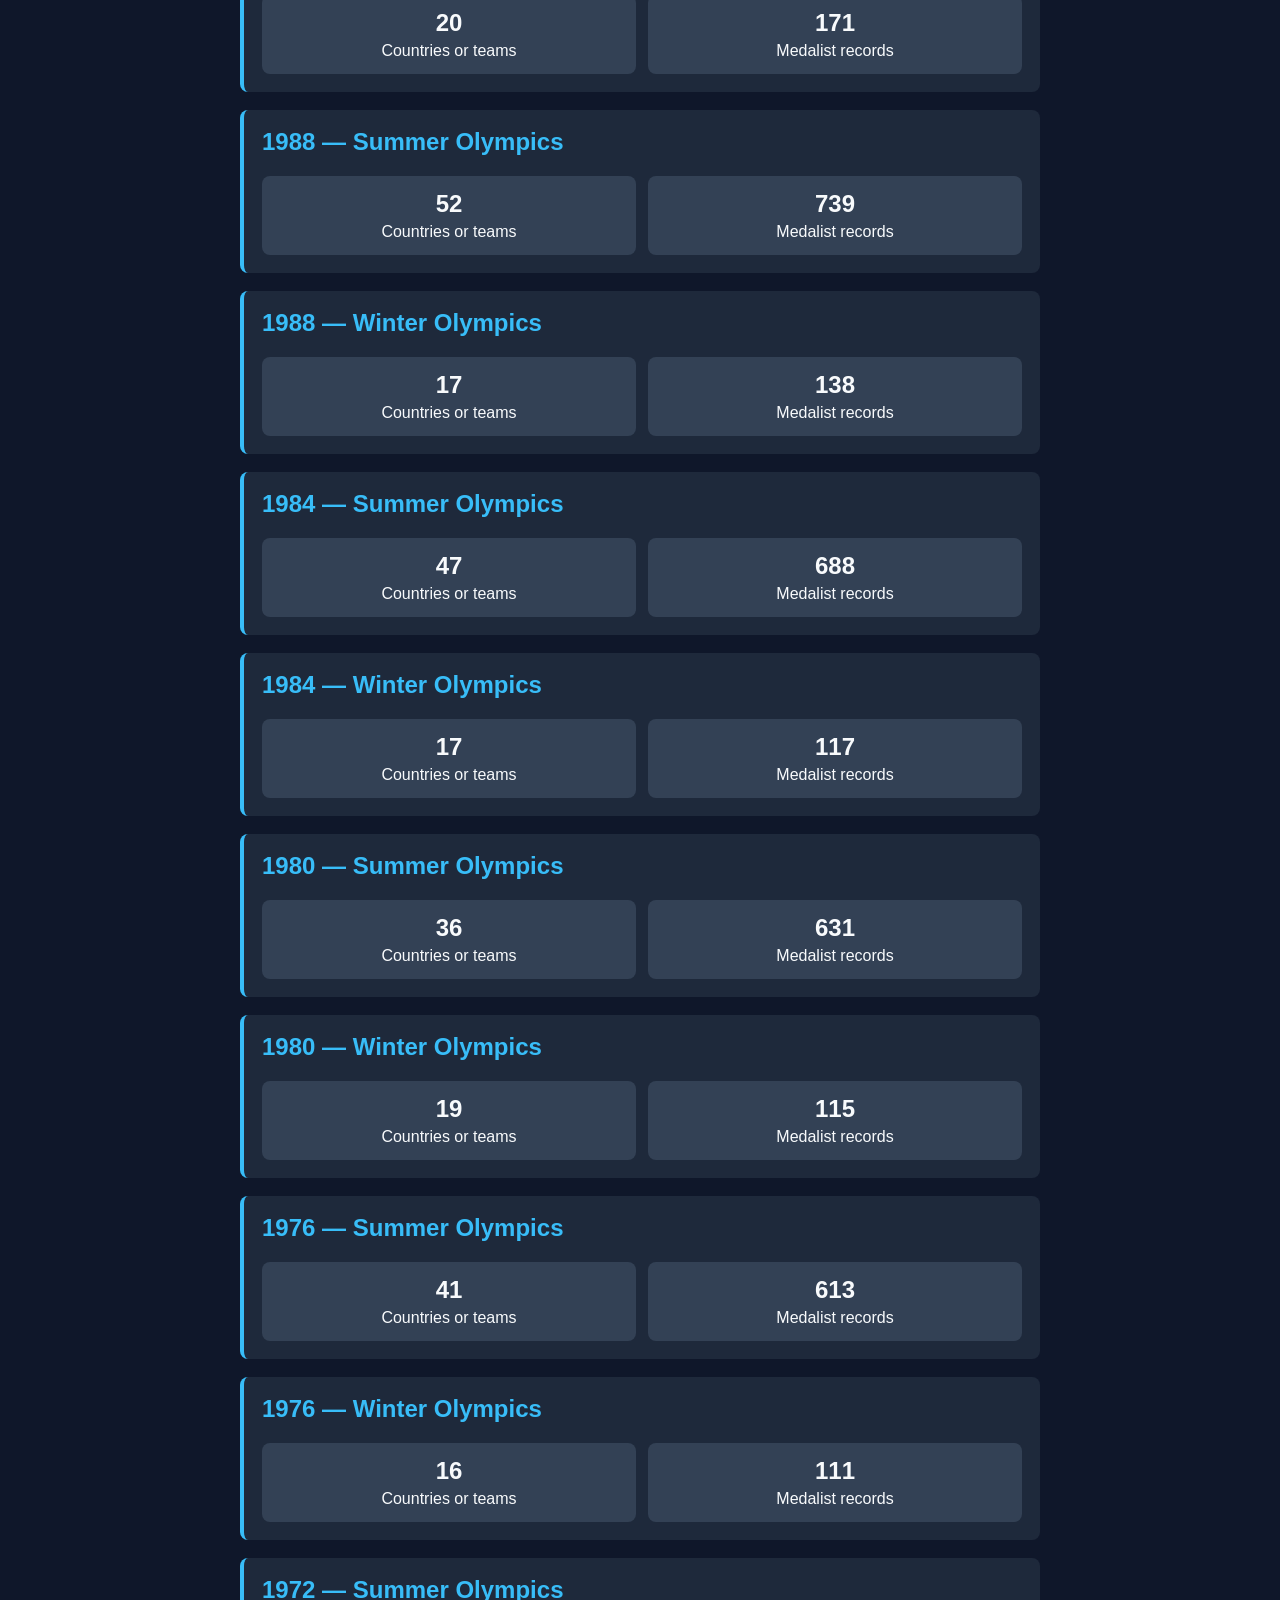
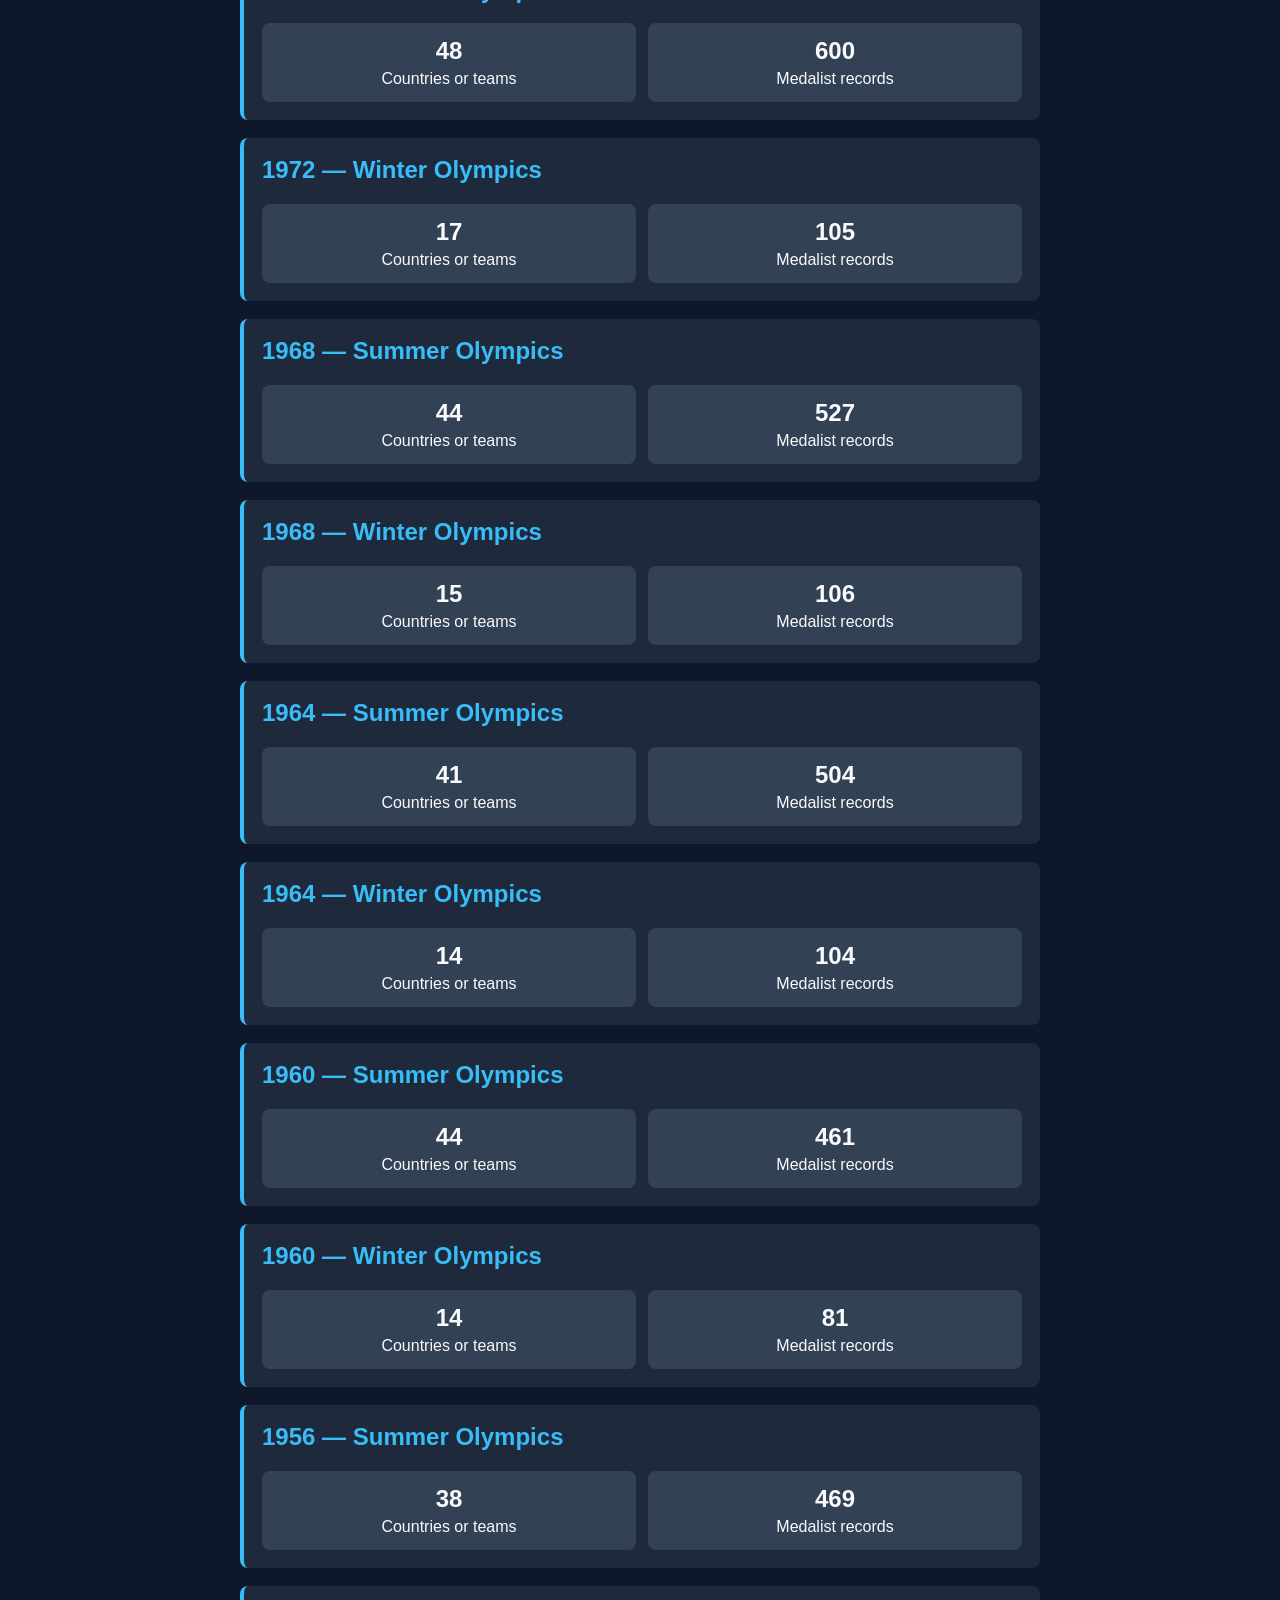
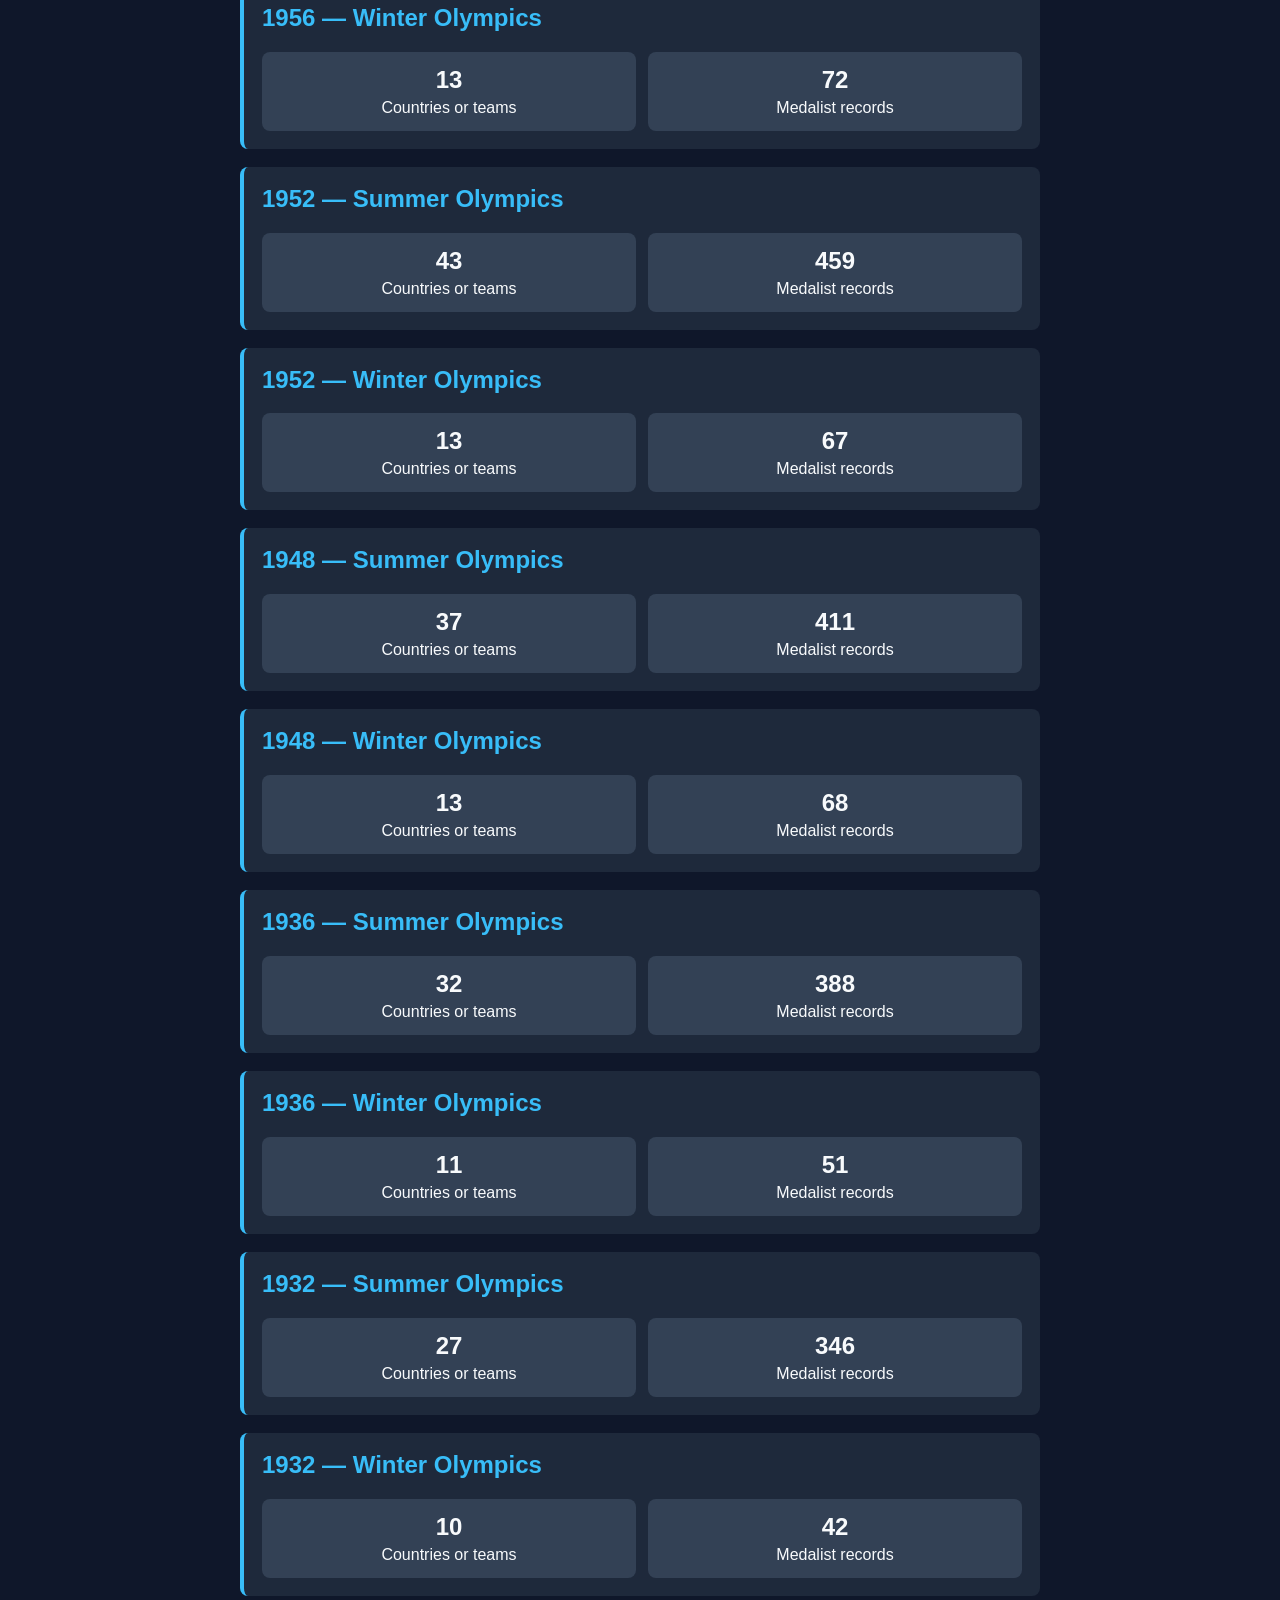
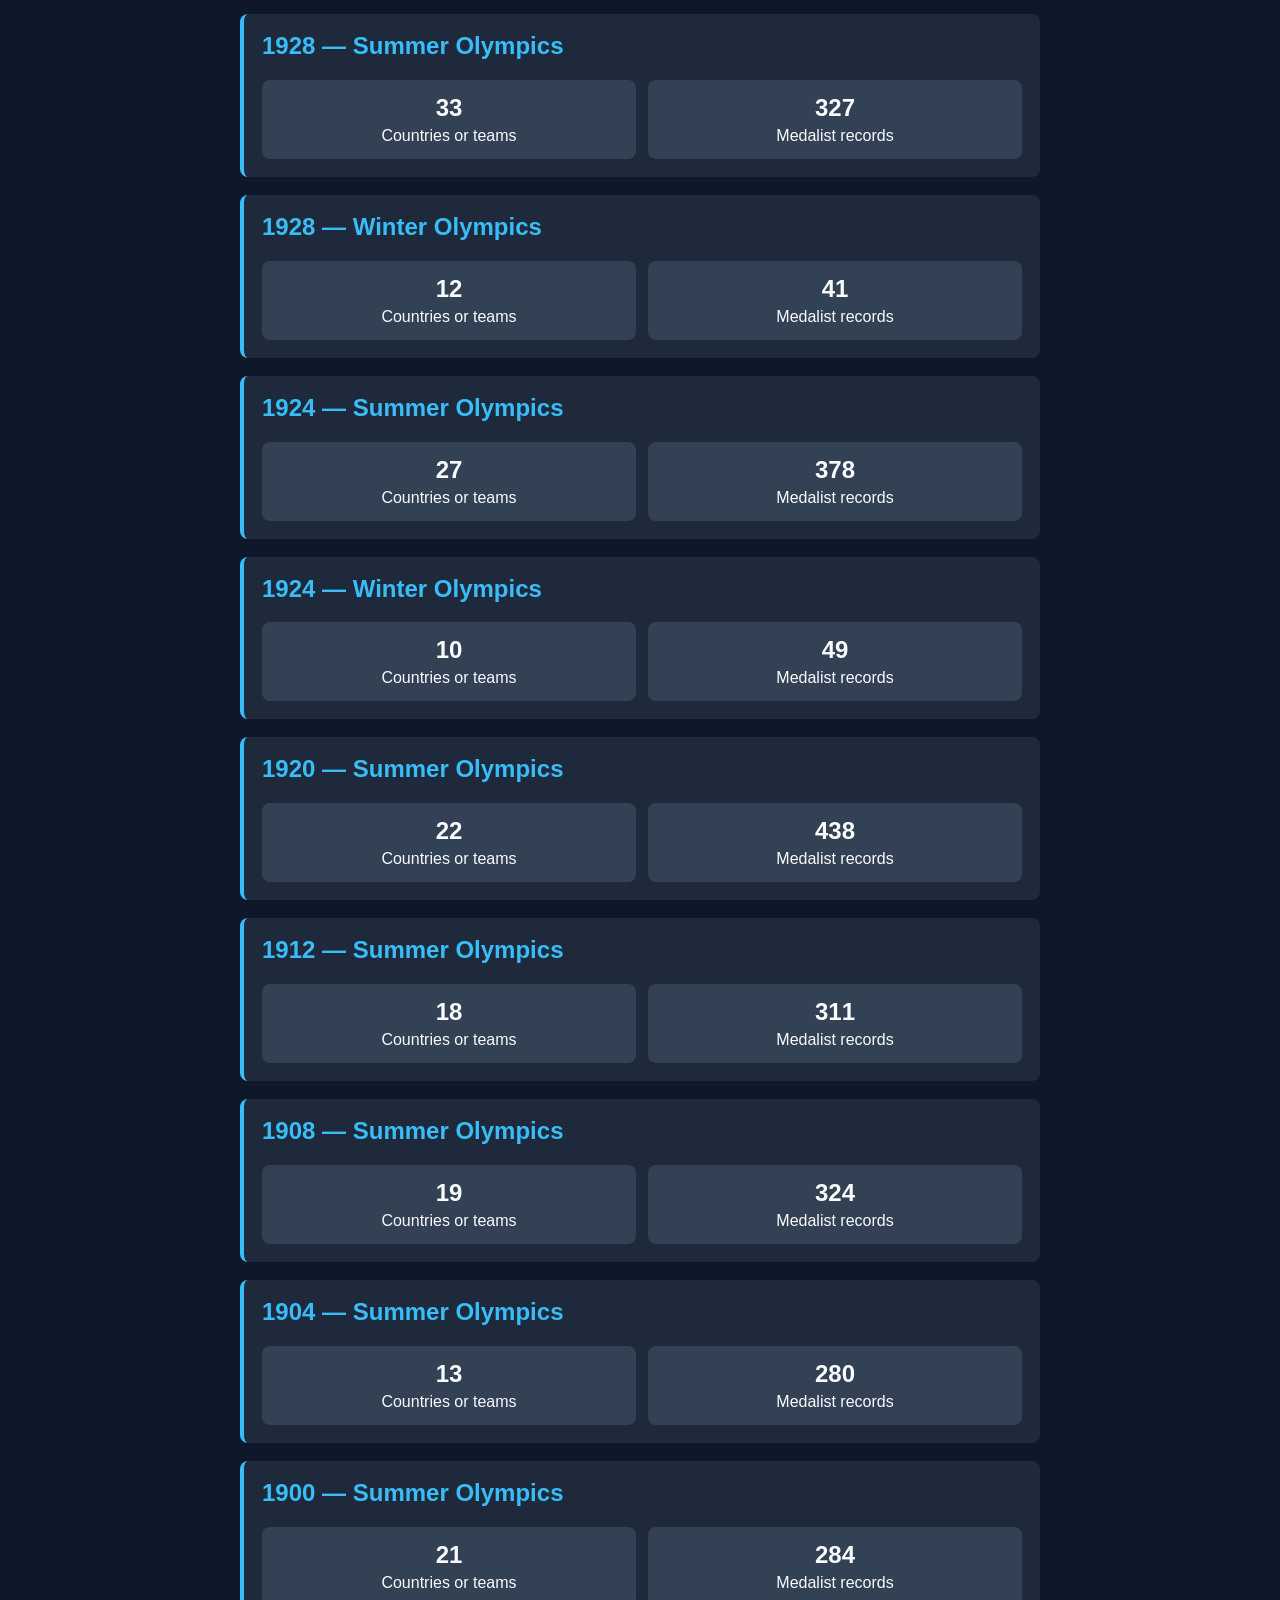
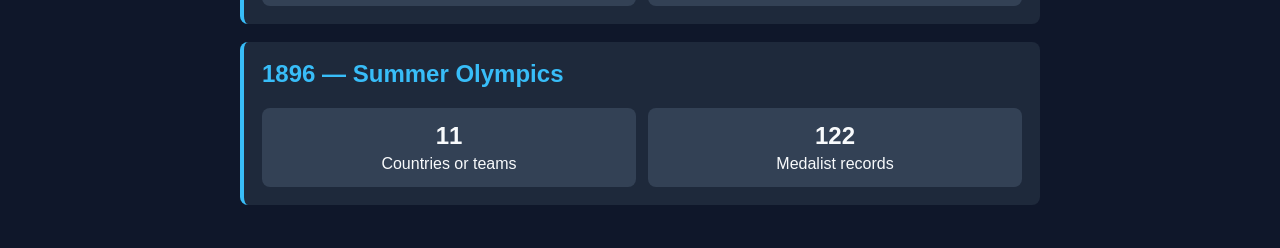
<file: timeline.html>
<!DOCTYPE html>
<html lang="en">
<head>
  <meta charset="UTF-8">
  <meta name="viewport" content="width=device-width, initial-scale=1.0">
  <title>OlympicLens | History Timeline</title>
  <a href="index.html">← Back to Home</a>
  <style>
    body {
      margin: 0;
      padding: 25px;
      font-family: Arial, sans-serif;
      background: #0f172a;
      color: #f8fafc;
    }

    h1 {
      color: #38bdf8;
      text-align: center;
    }

    p {
      text-align: center;
      color: #cbd5e1;
    }

    .controls {
      display: flex;
      justify-content: center;
      gap: 10px;
      margin: 25px 0;
      flex-wrap: wrap;
    }

    select, button {
      padding: 12px;
      border: 0;
      border-radius: 8px;
      font-size: 15px;
    }

    button {
      background: #38bdf8;
      cursor: pointer;
      font-weight: bold;
    }

    .timeline {
      max-width: 800px;
      margin: auto;
    }

    .event {
      background: #1e293b;
      border-left: 4px solid #38bdf8;
      border-radius: 8px;
      padding: 18px;
      margin: 18px 0;
    }

    .event h2 {
      color: #38bdf8;
      margin-top: 0;
    }

    .stats {
      display: flex;
      gap: 12px;
      flex-wrap: wrap;
    }

    .stat {
      flex: 1;
      min-width: 110px;
      background: #334155;
      padding: 14px;
      border-radius: 8px;
      text-align: center;
    }

    .stat strong {
      display: block;
      font-size: 24px;
      margin-bottom: 5px;
    }

    a {
      color: #38bdf8;
    }
  </style>
</head>

<body>
  <h1>🏅 Olympic History Timeline</h1>
  <p>Explore Olympic Games using the medalist dataset.</p>

  <div class="controls">
    <select id="season">
      <option value="All">All seasons</option>
      <option value="Summer">Summer</option>
      <option value="Winter">Winter</option>
    </select>

    <button onclick="loadTimeline()">Explore History</button>
    <a href="index.html">Back to Dashboard</a>
  </div>

  <div id="timeline" class="timeline">
    <p>Loading Olympic history...</p>
  </div>

  <script>
    async function loadTimeline() {
      const container = document.getElementById("timeline");
      const selectedSeason = document.getElementById("season").value;

      container.innerHTML = "<p>Loading data...</p>";

      try {
        const response = await fetch("data/all_olympic_medalists.csv");

        if (!response.ok) {
          throw new Error("CSV file not found. Check the data folder and filename.");
        }

        const csv = await response.text();
        const lines = csv.trim().split(/\r?\n/);

        function parseLine(line) {
          const result = [];
          let value = "";
          let quoted = false;

          for (let i = 0; i < line.length; i++) {
            const char = line[i];

            if (char === '"' && line[i + 1] === '"' && quoted) {
              value += '"';
              i++;
            } else if (char === '"') {
              quoted = !quoted;
            } else if (char === "," && !quoted) {
              result.push(value.trim());
              value = "";
            } else {
              value += char;
            }
          }

          result.push(value.trim());
          return result;
        }

        const headers = parseLine(lines[0]).map(h =>
          h.replace(/^\uFEFF/, "").trim().toLowerCase()
        );

        const yearIndex = headers.indexOf("year");
        const seasonIndex = headers.indexOf("season");
        const countryIndex = headers.indexOf("country");
        const medalIndex = headers.indexOf("medal");

        if ([yearIndex, seasonIndex, countryIndex, medalIndex].includes(-1)) {
          throw new Error("The CSV must contain year, season, country and medal columns.");
        }

        const games = {};

        for (const line of lines.slice(1)) {
          if (!line.trim()) continue;

          const row = parseLine(line);
          const year = row[yearIndex];
          const season = row[seasonIndex];
          const country = row[countryIndex];
          const medal = (row[medalIndex] || "").toLowerCase();

          if (!year || !season || !country) continue;
          if (!["gold", "silver", "bronze"].includes(medal)) continue;
          if (selectedSeason !== "All" &&
              season.toLowerCase() !== selectedSeason.toLowerCase()) continue;

          const key = `${year}-${season}`;

          if (!games[key]) {
            games[key] = {
              year,
              season,
              countries: new Set(),
              medals: 0
            };
          }

          games[key].countries.add(country);
          games[key].medals++;
        }

        const sortedGames = Object.values(games).sort(
          (a, b) => Number(b.year) - Number(a.year)
        );

        if (sortedGames.length === 0) {
          container.innerHTML = "<p>No Olympic Games found for this season.</p>";
          return;
        }

        container.innerHTML = sortedGames.map(game => `
          <div class="event">
            <h2>${game.year} — ${game.season} Olympics</h2>
            <div class="stats">
              <div class="stat">
                <strong>${game.countries.size}</strong>
                Countries or teams
              </div>
              <div class="stat">
                <strong>${game.medals.toLocaleString()}</strong>
                Medalist records
              </div>
            </div>
          </div>
        `).join("");

      } catch (error) {
        container.innerHTML = `<p>${error.message}</p>`;
      }
    }

    loadTimeline();
  </script>
</body>
</html>
</file>
